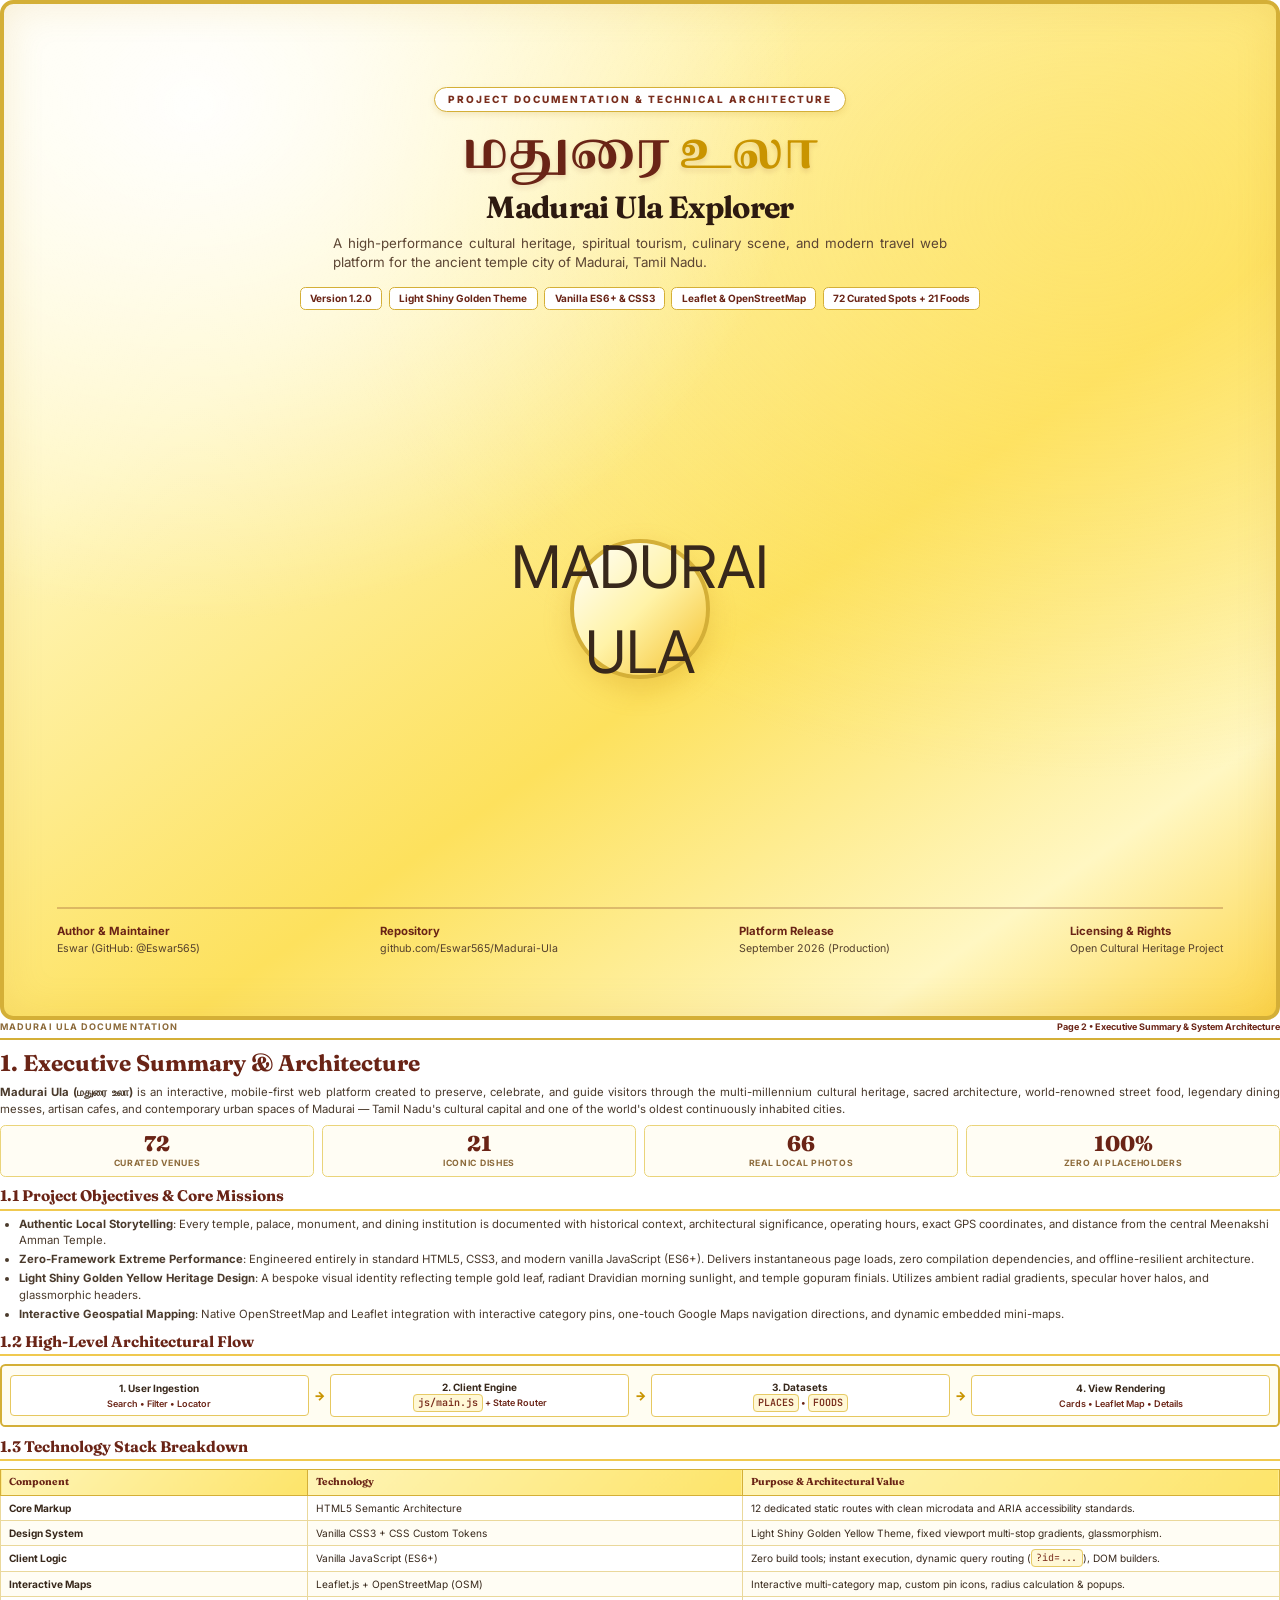
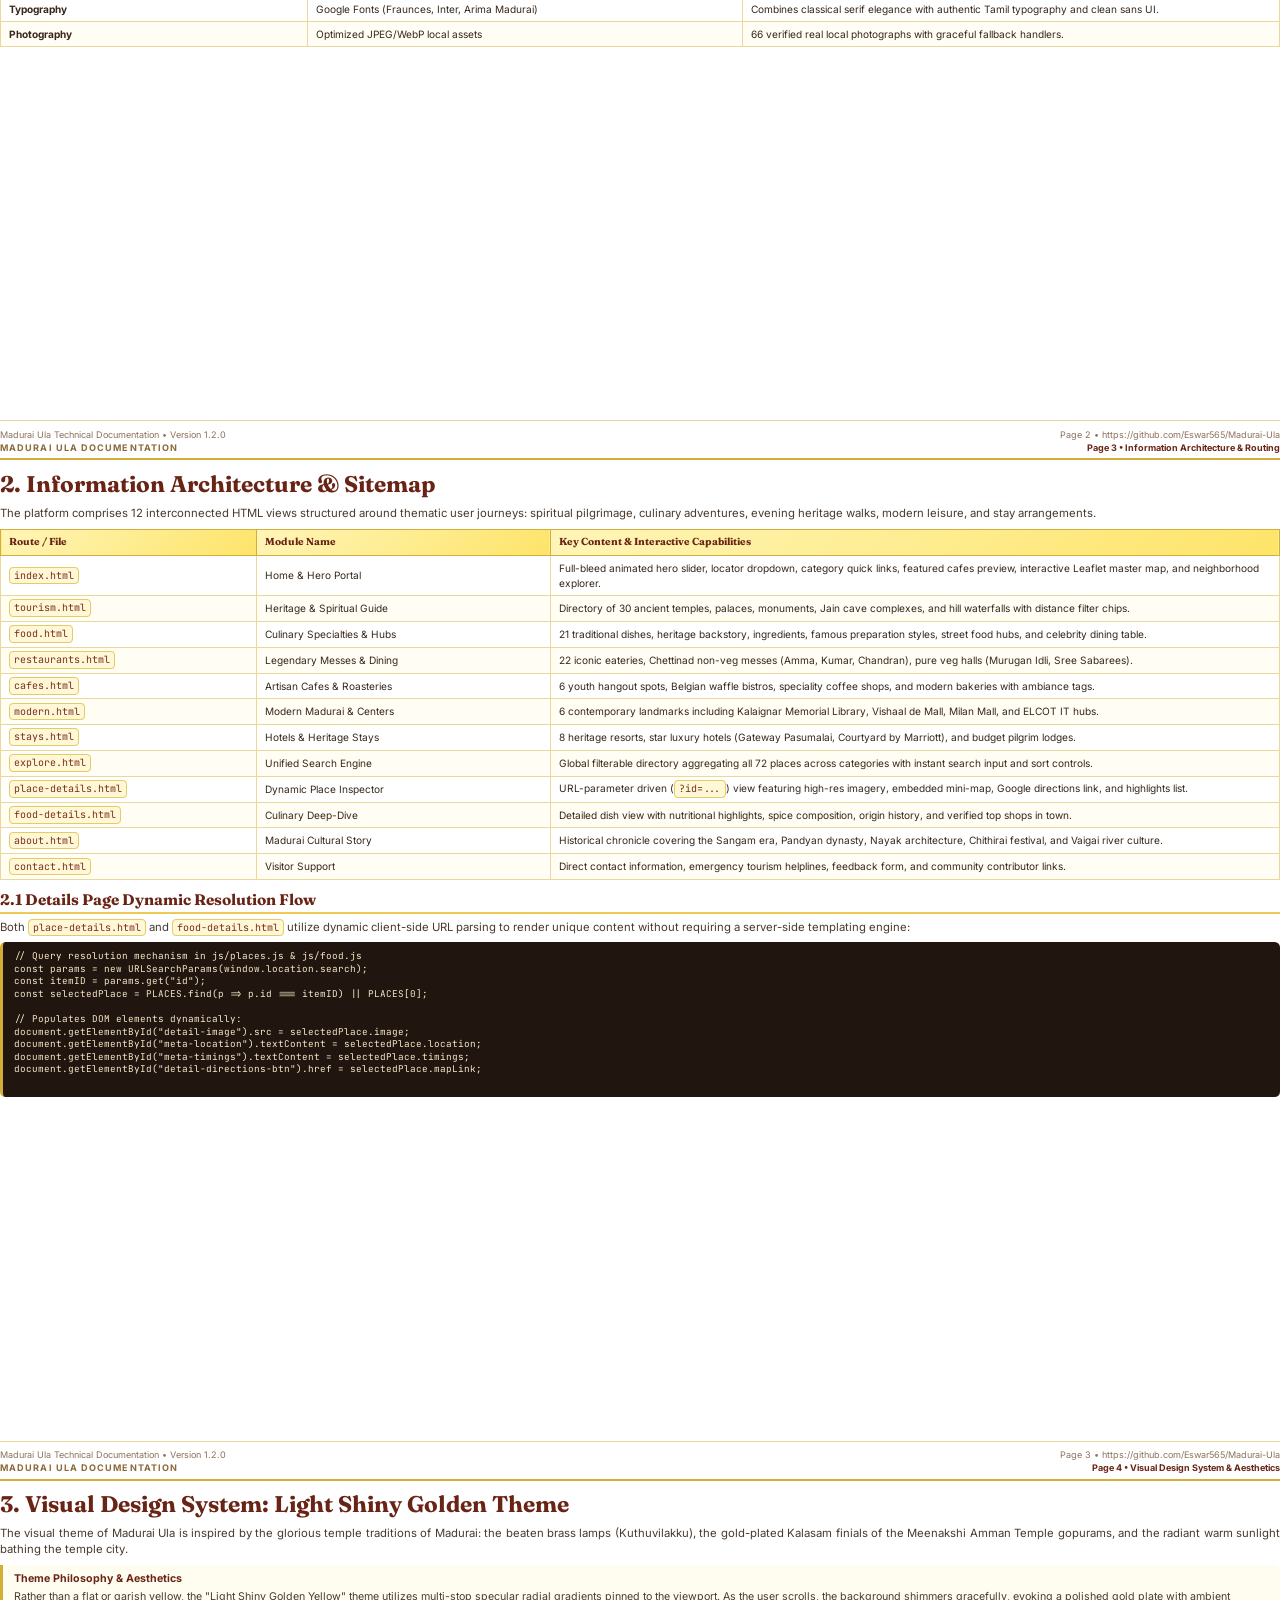
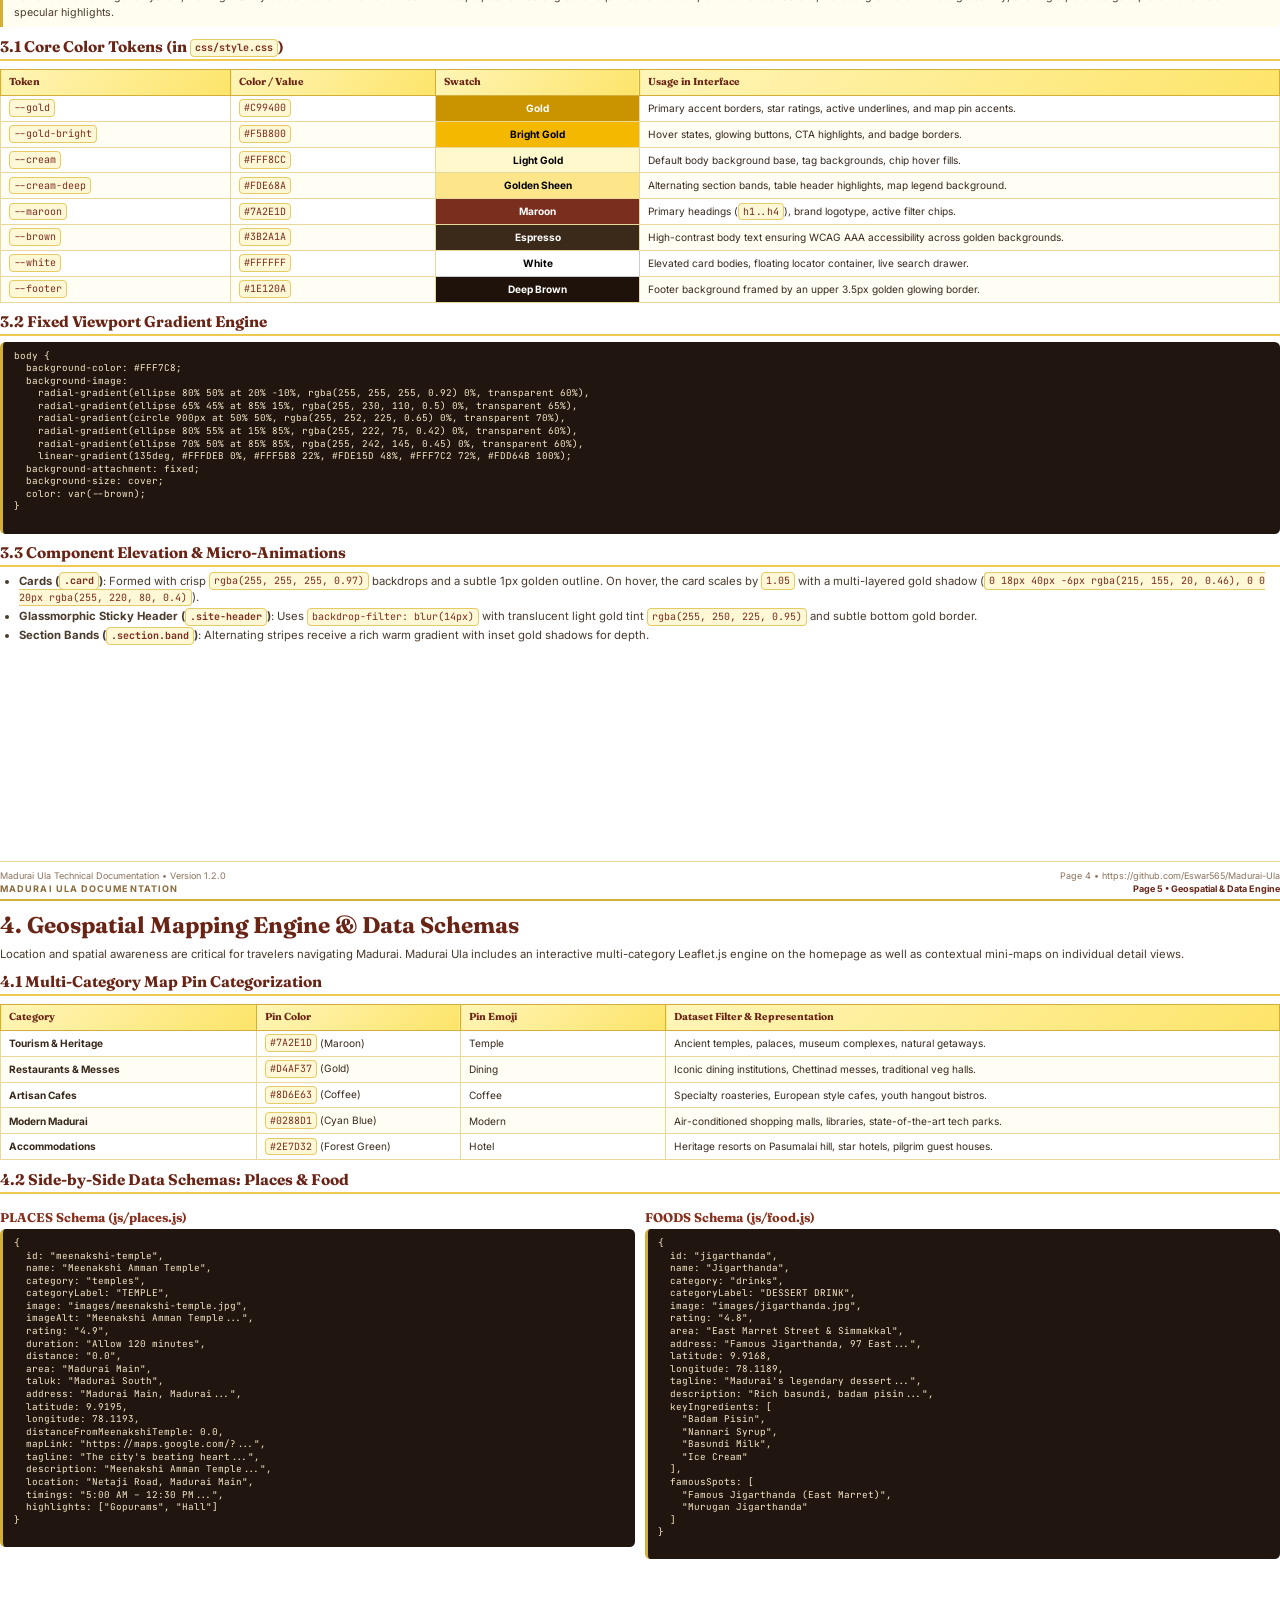
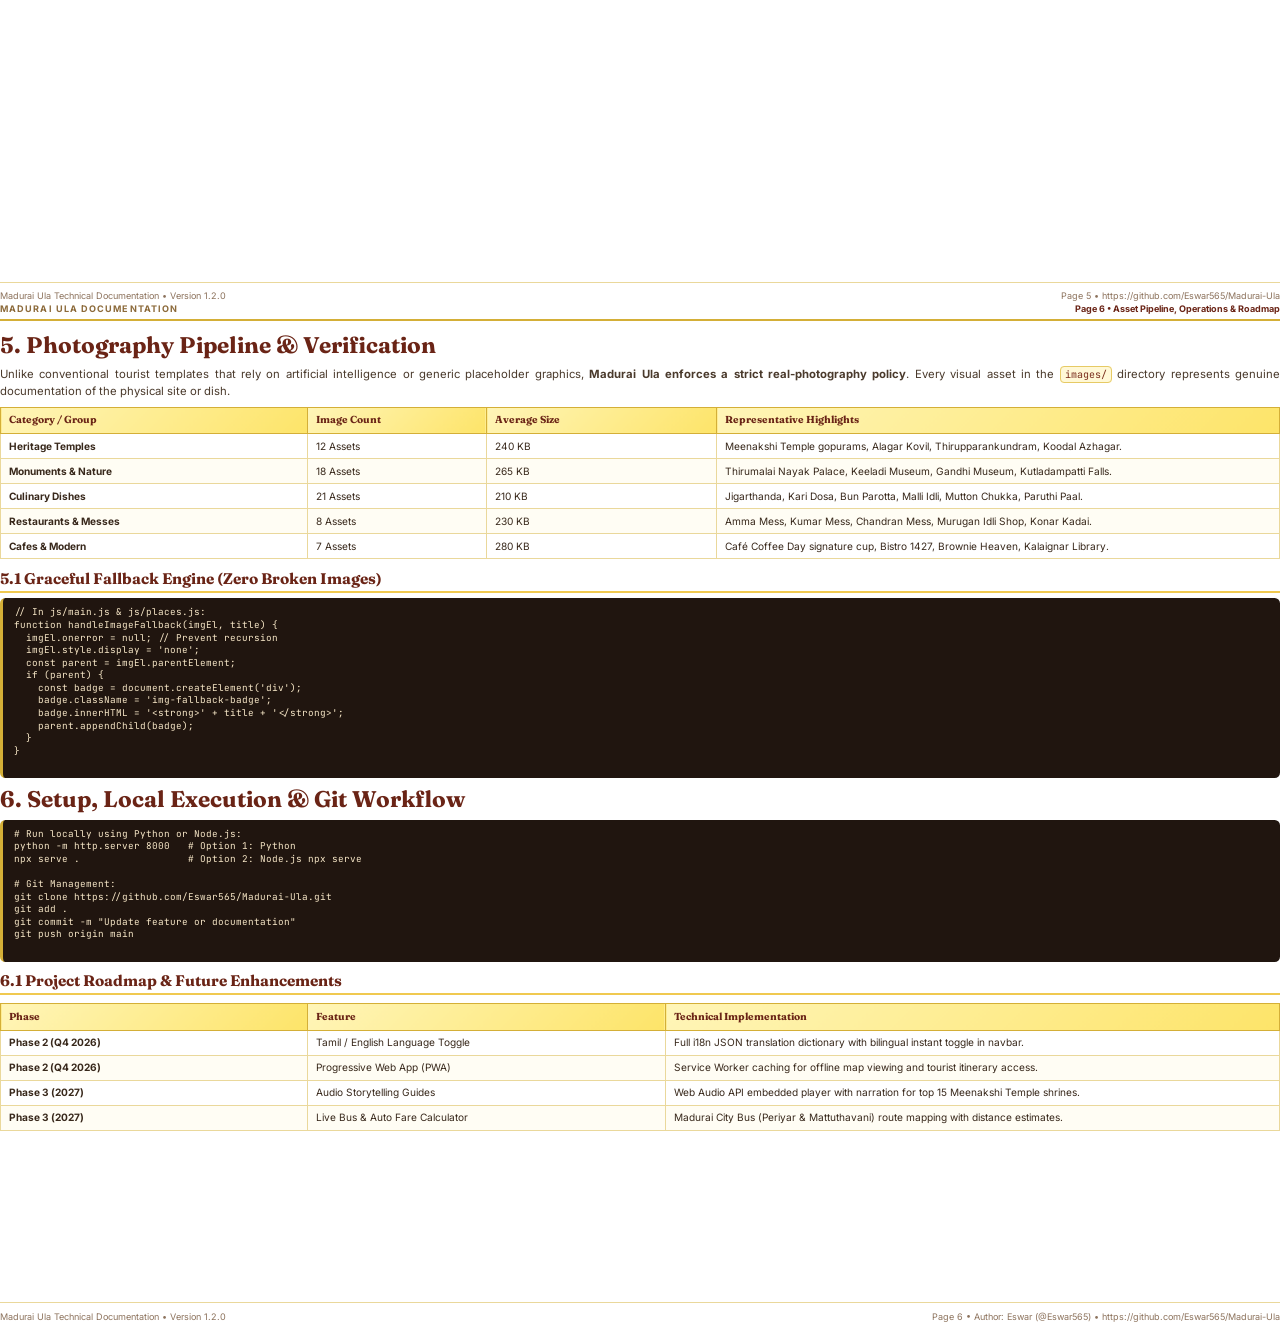
<file: documentation.html>
<!DOCTYPE html>
<html lang="en">
<head>
  <meta charset="UTF-8">
  <title>Madurai Ula — Project Documentation</title>
  <style>
    @import url('https://fonts.googleapis.com/css2?family=Fraunces:ital,opsz,wght@0,9..144,500;0,9..144,600;0,9..144,700;0,9..144,800;1,9..144,600&family=Inter:wght@300;400;500;600;700;800&family=JetBrains+Mono:wght@400;600&family=Arima+Madurai:wght@700;800&display=swap');

    @page {
      size: A4 portrait;
      margin: 12mm 13mm 12mm 13mm;
    }

    * {
      box-sizing: border-box;
      margin: 0;
      padding: 0;
    }

    body {
      font-family: 'Inter', -apple-system, BlinkMacSystemFont, 'Segoe UI', Roboto, sans-serif;
      font-size: 8.5pt;
      line-height: 1.45;
      color: #38281B;
      background: #FFFFFF;
      -webkit-font-smoothing: antialiased;
      print-color-adjust: exact;
      -webkit-print-color-adjust: exact;
    }

    .page {
      page-break-after: always;
      break-after: page;
      height: 270mm;
      box-sizing: border-box;
      display: flex;
      flex-direction: column;
      justify-content: space-between;
    }

    .page:last-child {
      page-break-after: avoid;
      break-after: avoid;
    }

    h1, h2, h3, h4 {
      font-family: 'Fraunces', Georgia, serif;
      color: #6A2416;
      font-weight: 700;
      line-height: 1.2;
    }

    h1 { font-size: 17pt; margin-bottom: 5pt; color: #6A2416; }
    h2 { font-size: 11.5pt; margin-top: 8pt; margin-bottom: 4pt; padding-bottom: 2pt; border-bottom: 1.5pt solid #F0C950; }
    h3 { font-size: 9.5pt; margin-top: 6pt; margin-bottom: 3pt; color: #872E1B; }

    p {
      margin-bottom: 5pt;
      text-align: justify;
      color: #4A3A2C;
    }

    ul, ol {
      margin-left: 14pt;
      margin-bottom: 6pt;
      color: #4A3A2C;
    }

    li {
      margin-bottom: 2pt;
    }

    code {
      font-family: 'JetBrains Mono', Consolas, monospace;
      font-size: 7.5pt;
      background: #FFF8D6;
      color: #7A2E1D;
      padding: 1pt 3pt;
      border-radius: 3pt;
      border: 0.5pt solid #E6CA65;
    }

    pre {
      font-family: 'JetBrains Mono', Consolas, monospace;
      font-size: 7pt;
      background: #20150F;
      color: #F8E8C8;
      padding: 6pt 8pt;
      border-radius: 4pt;
      margin-bottom: 6pt;
      overflow-x: auto;
      line-height: 1.35;
      border-left: 2.5pt solid #D4AF37;
    }

    /* Cover Page */
    .cover {
      height: 270mm;
      box-sizing: border-box;
      display: flex;
      flex-direction: column;
      justify-content: space-between;
      padding: 22mm 14mm 16mm 14mm;
      background: 
        radial-gradient(ellipse at 15% 10%, rgba(255, 255, 255, 0.95) 0%, transparent 40%),
        radial-gradient(ellipse at 85% 20%, rgba(255, 228, 110, 0.5) 0%, transparent 50%),
        linear-gradient(145deg, #FFFDEB 0%, #FFF5B8 28%, #FDE15D 60%, #FFF7C2 85%, #FDD64B 100%);
      border: 3pt solid #D4AF37;
      border-radius: 10pt;
      box-shadow: inset 0 0 30pt rgba(200, 140, 20, 0.15);
      page-break-after: always;
      break-after: page;
    }

    .cover-top {
      text-align: center;
    }

    .cover-tagline {
      display: inline-block;
      font-size: 7.5pt;
      letter-spacing: 0.2em;
      text-transform: uppercase;
      font-weight: 800;
      color: #7A2E1D;
      background: #FFFFFF;
      padding: 3pt 10pt;
      border-radius: 999pt;
      border: 1pt solid #D4AF37;
      box-shadow: 0 2pt 5pt rgba(180, 125, 15, 0.15);
      margin-bottom: 12pt;
    }

    .cover-tamil {
      font-family: 'Arima Madurai', cursive;
      font-size: 38pt;
      font-weight: 800;
      color: #6A2416;
      line-height: 1.1;
      margin-bottom: 4pt;
      text-shadow: 0 2pt 4pt rgba(122, 46, 29, 0.15);
    }

    .cover-tamil em {
      font-style: normal;
      color: #C99400;
    }

    .cover-title {
      font-size: 23pt;
      color: #2D1A10;
      letter-spacing: -0.02em;
      margin-bottom: 6pt;
    }

    .cover-subtitle {
      font-size: 10pt;
      color: #5C4533;
      max-width: 460pt;
      margin: 0 auto;
      line-height: 1.5;
    }

    .cover-badge-row {
      display: flex;
      justify-content: center;
      gap: 5pt;
      margin-top: 10pt;
      flex-wrap: wrap;
    }

    .cover-badge {
      font-size: 7.5pt;
      font-weight: 700;
      padding: 2.5pt 7pt;
      border-radius: 4pt;
      background: #FFFFFF;
      color: #6A2416;
      border: 1pt solid #D4AF37;
    }

    .cover-center {
      text-align: center;
      margin: 12pt 0;
    }

    .cover-graphic {
      width: 105pt;
      height: 105pt;
      margin: 0 auto;
      border-radius: 50%;
      background: linear-gradient(135deg, #FFFFFF 0%, #FFF3A8 50%, #F5C02A 100%);
      border: 3pt solid #D4AF37;
      display: flex;
      align-items: center;
      justify-content: center;
      font-size: 44pt;
      box-shadow: 0 8pt 20pt rgba(200, 140, 20, 0.28);
    }

    .cover-bottom {
      border-top: 1.5pt solid rgba(122, 46, 29, 0.25);
      padding-top: 10pt;
      display: flex;
      justify-content: space-between;
      font-size: 8pt;
      color: #55402D;
    }

    .cover-meta-col strong {
      display: block;
      color: #6A2416;
      font-size: 8.5pt;
      margin-bottom: 1pt;
    }

    .callout {
      background: #FFFDF0;
      border-left: 2.5pt solid #D4AF37;
      border-radius: 0 4pt 4pt 0;
      padding: 5pt 8pt;
      margin-bottom: 6pt;
      font-size: 8pt;
      color: #4A3A2C;
    }

    .callout-title {
      font-weight: 700;
      color: #6A2416;
      margin-bottom: 2pt;
      display: flex;
      align-items: center;
      gap: 3pt;
    }

    .metric-grid {
      display: grid;
      grid-template-columns: repeat(4, 1fr);
      gap: 6pt;
      margin: 6pt 0;
    }

    .metric-card {
      background: #FFFDF4;
      border: 1pt solid #EAD47A;
      border-radius: 4pt;
      padding: 5pt;
      text-align: center;
    }

    .metric-num {
      font-family: 'Fraunces', serif;
      font-size: 16pt;
      font-weight: 800;
      color: #6A2416;
      line-height: 1;
    }

    .metric-label {
      font-size: 6.5pt;
      font-weight: 700;
      letter-spacing: 0.08em;
      text-transform: uppercase;
      color: #8C6A3A;
      margin-top: 2pt;
    }

    table {
      width: 100%;
      border-collapse: collapse;
      margin: 6pt 0 8pt;
      font-size: 7.6pt;
    }

    th {
      background: linear-gradient(135deg, #FFF5B8 0%, #FDE469 100%);
      color: #6A2416;
      font-family: 'Fraunces', Georgia, serif;
      font-weight: 700;
      text-align: left;
      padding: 4pt 6pt;
      border: 1pt solid #D4AF37;
    }

    td {
      padding: 3.5pt 6pt;
      border: 1pt solid #EAD89B;
      color: #38281B;
      vertical-align: middle;
    }

    tr:nth-child(even) td { background: #FFFDF4; }
    tr:nth-child(odd) td { background: #FFFFFF; }

    .section-header-bar {
      display: flex;
      align-items: center;
      justify-content: space-between;
      border-bottom: 1.5pt solid #D4AF37;
      padding-bottom: 3pt;
      margin-bottom: 8pt;
    }

    .section-header-bar span {
      font-size: 6.8pt;
      font-weight: 700;
      letter-spacing: 0.12em;
      text-transform: uppercase;
      color: #8C6A3A;
    }

    .section-header-bar em {
      font-style: normal;
      font-size: 6.8pt;
      color: #6A2416;
      font-weight: 700;
    }

    .flow-box {
      background: #FFFDF2;
      border: 1.5pt solid #D4AF37;
      border-radius: 4pt;
      padding: 6pt;
      margin: 6pt 0;
    }

    .flow-steps {
      display: flex;
      align-items: center;
      justify-content: space-between;
      gap: 4pt;
    }

    .flow-step {
      flex: 1;
      background: #FFFFFF;
      border: 1pt solid #E6C860;
      border-radius: 3pt;
      padding: 4pt 3pt;
      text-align: center;
      font-size: 6.8pt;
      font-weight: 600;
      color: #6A2416;
    }

    .flow-step strong {
      display: block;
      font-size: 7.5pt;
      color: #38281B;
      margin-bottom: 1pt;
    }

    .flow-arrow {
      color: #C99400;
      font-weight: 900;
      font-size: 9pt;
    }

    .two-col-grid {
      display: grid;
      grid-template-columns: 1fr 1fr;
      gap: 7pt;
      margin: 6pt 0;
    }

    .doc-footer {
      margin-top: auto;
      padding-top: 5pt;
      border-top: 0.75pt solid #EAD89B;
      display: flex;
      justify-content: space-between;
      font-size: 6.8pt;
      color: #8C725C;
    }
  </style>
</head>
<body>

  <!-- ================= PAGE 1: COVER ================= -->
  <div class="cover">
    <div class="cover-top">
      <div class="cover-tagline">Project Documentation & Technical Architecture</div>
      <div class="cover-tamil">மதுரை <em>உலா</em></div>
      <h1 class="cover-title">Madurai Ula Explorer</h1>
      <p class="cover-subtitle">
        A high-performance cultural heritage, spiritual tourism, culinary scene, and modern travel web platform for the ancient temple city of Madurai, Tamil Nadu.
      </p>
      <div class="cover-badge-row">
        <span class="cover-badge">Version 1.2.0</span>
        <span class="cover-badge">Light Shiny Golden Theme</span>
        <span class="cover-badge">Vanilla ES6+ & CSS3</span>
        <span class="cover-badge">Leaflet & OpenStreetMap</span>
        <span class="cover-badge">72 Curated Spots + 21 Foods</span>
      </div>
    </div>

    <div class="cover-center">
      <div class="cover-graphic">MADURAI ULA</div>
    </div>

    <div class="cover-bottom">
      <div class="cover-meta-col">
        <strong>Author & Maintainer</strong>
        Eswar (GitHub: @Eswar565)
      </div>
      <div class="cover-meta-col">
        <strong>Repository</strong>
        github.com/Eswar565/Madurai-Ula
      </div>
      <div class="cover-meta-col">
        <strong>Platform Release</strong>
        September 2026 (Production)
      </div>
      <div class="cover-meta-col">
        <strong>Licensing & Rights</strong>
        Open Cultural Heritage Project
      </div>
    </div>
  </div>

  <!-- ================= PAGE 2: EXECUTIVE SUMMARY & TECH STACK ================= -->
  <div class="page">
    <div>
      <div class="section-header-bar">
        <span>Madurai Ula Documentation</span>
        <em>Page 2 &bull; Executive Summary & System Architecture</em>
      </div>

      <h1>1. Executive Summary & Architecture</h1>

      <p>
        <strong>Madurai Ula (மதுரை உலா)</strong> is an interactive, mobile-first web platform created to preserve, celebrate, and guide visitors through the multi-millennium cultural heritage, sacred architecture, world-renowned street food, legendary dining messes, artisan cafes, and contemporary urban spaces of Madurai — Tamil Nadu's cultural capital and one of the world's oldest continuously inhabited cities.
      </p>

      <div class="metric-grid">
        <div class="metric-card">
          <div class="metric-num">72</div>
          <div class="metric-label">Curated Venues</div>
        </div>
        <div class="metric-card">
          <div class="metric-num">21</div>
          <div class="metric-label">Iconic Dishes</div>
        </div>
        <div class="metric-card">
          <div class="metric-num">66</div>
          <div class="metric-label">Real Local Photos</div>
        </div>
        <div class="metric-card">
          <div class="metric-num">100%</div>
          <div class="metric-label">Zero AI Placeholders</div>
        </div>
      </div>

      <h2>1.1 Project Objectives & Core Missions</h2>
      <ul>
        <li><strong>Authentic Local Storytelling</strong>: Every temple, palace, monument, and dining institution is documented with historical context, architectural significance, operating hours, exact GPS coordinates, and distance from the central Meenakshi Amman Temple.</li>
        <li><strong>Zero-Framework Extreme Performance</strong>: Engineered entirely in standard HTML5, CSS3, and modern vanilla JavaScript (ES6+). Delivers instantaneous page loads, zero compilation dependencies, and offline-resilient architecture.</li>
        <li><strong>Light Shiny Golden Yellow Heritage Design</strong>: A bespoke visual identity reflecting temple gold leaf, radiant Dravidian morning sunlight, and temple gopuram finials. Utilizes ambient radial gradients, specular hover halos, and glassmorphic headers.</li>
        <li><strong>Interactive Geospatial Mapping</strong>: Native OpenStreetMap and Leaflet integration with interactive category pins, one-touch Google Maps navigation directions, and dynamic embedded mini-maps.</li>
      </ul>

      <h2>1.2 High-Level Architectural Flow</h2>
      <div class="flow-box">
        <div class="flow-steps">
          <div class="flow-step">
            <strong>1. User Ingestion</strong>
            Search &bull; Filter &bull; Locator
          </div>
          <div class="flow-arrow">&rarr;</div>
          <div class="flow-step">
            <strong>2. Client Engine</strong>
            <code>js/main.js</code> + State Router
          </div>
          <div class="flow-arrow">&rarr;</div>
          <div class="flow-step">
            <strong>3. Datasets</strong>
            <code>PLACES</code> &bull; <code>FOODS</code>
          </div>
          <div class="flow-arrow">&rarr;</div>
          <div class="flow-step">
            <strong>4. View Rendering</strong>
            Cards &bull; Leaflet Map &bull; Details
          </div>
        </div>
      </div>

      <h2>1.3 Technology Stack Breakdown</h2>
      <table>
        <thead>
          <tr>
            <th style="width:24%;">Component</th>
            <th style="width:34%;">Technology</th>
            <th style="width:42%;">Purpose & Architectural Value</th>
          </tr>
        </thead>
        <tbody>
          <tr>
            <td><strong>Core Markup</strong></td>
            <td>HTML5 Semantic Architecture</td>
            <td>12 dedicated static routes with clean microdata and ARIA accessibility standards.</td>
          </tr>
          <tr>
            <td><strong>Design System</strong></td>
            <td>Vanilla CSS3 + CSS Custom Tokens</td>
            <td>Light Shiny Golden Yellow Theme, fixed viewport multi-stop gradients, glassmorphism.</td>
          </tr>
          <tr>
            <td><strong>Client Logic</strong></td>
            <td>Vanilla JavaScript (ES6+)</td>
            <td>Zero build tools; instant execution, dynamic query routing (<code>?id=...</code>), DOM builders.</td>
          </tr>
          <tr>
            <td><strong>Interactive Maps</strong></td>
            <td>Leaflet.js + OpenStreetMap (OSM)</td>
            <td>Interactive multi-category map, custom pin icons, radius calculation & popups.</td>
          </tr>
          <tr>
            <td><strong>Typography</strong></td>
            <td>Google Fonts (Fraunces, Inter, Arima Madurai)</td>
            <td>Combines classical serif elegance with authentic Tamil typography and clean sans UI.</td>
          </tr>
          <tr>
            <td><strong>Photography</strong></td>
            <td>Optimized JPEG/WebP local assets</td>
            <td>66 verified real local photographs with graceful fallback handlers.</td>
          </tr>
        </tbody>
      </table>
    </div>

    <div class="doc-footer">
      <span>Madurai Ula Technical Documentation &bull; Version 1.2.0</span>
      <span>Page 2 &bull; https://github.com/Eswar565/Madurai-Ula</span>
    </div>
  </div>

  <!-- ================= PAGE 3: SITEMAP & INFORMATION ARCHITECTURE ================= -->
  <div class="page">
    <div>
      <div class="section-header-bar">
        <span>Madurai Ula Documentation</span>
        <em>Page 3 &bull; Information Architecture & Routing</em>
      </div>

      <h1>2. Information Architecture & Sitemap</h1>

      <p>
        The platform comprises 12 interconnected HTML views structured around thematic user journeys: spiritual pilgrimage, culinary adventures, evening heritage walks, modern leisure, and stay arrangements.
      </p>

      <table>
        <thead>
          <tr>
            <th style="width:20%;">Route / File</th>
            <th style="width:23%;">Module Name</th>
            <th style="width:57%;">Key Content & Interactive Capabilities</th>
          </tr>
        </thead>
        <tbody>
          <tr>
            <td><code>index.html</code></td>
            <td>Home & Hero Portal</td>
            <td>Full-bleed animated hero slider, locator dropdown, category quick links, featured cafes preview, interactive Leaflet master map, and neighborhood explorer.</td>
          </tr>
          <tr>
            <td><code>tourism.html</code></td>
            <td>Heritage & Spiritual Guide</td>
            <td>Directory of 30 ancient temples, palaces, monuments, Jain cave complexes, and hill waterfalls with distance filter chips.</td>
          </tr>
          <tr>
            <td><code>food.html</code></td>
            <td>Culinary Specialties & Hubs</td>
            <td>21 traditional dishes, heritage backstory, ingredients, famous preparation styles, street food hubs, and celebrity dining table.</td>
          </tr>
          <tr>
            <td><code>restaurants.html</code></td>
            <td>Legendary Messes & Dining</td>
            <td>22 iconic eateries, Chettinad non-veg messes (Amma, Kumar, Chandran), pure veg halls (Murugan Idli, Sree Sabarees).</td>
          </tr>
          <tr>
            <td><code>cafes.html</code></td>
            <td>Artisan Cafes & Roasteries</td>
            <td>6 youth hangout spots, Belgian waffle bistros, speciality coffee shops, and modern bakeries with ambiance tags.</td>
          </tr>
          <tr>
            <td><code>modern.html</code></td>
            <td>Modern Madurai & Centers</td>
            <td>6 contemporary landmarks including Kalaignar Memorial Library, Vishaal de Mall, Milan Mall, and ELCOT IT hubs.</td>
          </tr>
          <tr>
            <td><code>stays.html</code></td>
            <td>Hotels & Heritage Stays</td>
            <td>8 heritage resorts, star luxury hotels (Gateway Pasumalai, Courtyard by Marriott), and budget pilgrim lodges.</td>
          </tr>
          <tr>
            <td><code>explore.html</code></td>
            <td>Unified Search Engine</td>
            <td>Global filterable directory aggregating all 72 places across categories with instant search input and sort controls.</td>
          </tr>
          <tr>
            <td><code>place-details.html</code></td>
            <td>Dynamic Place Inspector</td>
            <td>URL-parameter driven (<code>?id=...</code>) view featuring high-res imagery, embedded mini-map, Google directions link, and highlights list.</td>
          </tr>
          <tr>
            <td><code>food-details.html</code></td>
            <td>Culinary Deep-Dive</td>
            <td>Detailed dish view with nutritional highlights, spice composition, origin history, and verified top shops in town.</td>
          </tr>
          <tr>
            <td><code>about.html</code></td>
            <td>Madurai Cultural Story</td>
            <td>Historical chronicle covering the Sangam era, Pandyan dynasty, Nayak architecture, Chithirai festival, and Vaigai river culture.</td>
          </tr>
          <tr>
            <td><code>contact.html</code></td>
            <td>Visitor Support</td>
            <td>Direct contact information, emergency tourism helplines, feedback form, and community contributor links.</td>
          </tr>
        </tbody>
      </table>

      <h2>2.1 Details Page Dynamic Resolution Flow</h2>
      <p>
        Both <code>place-details.html</code> and <code>food-details.html</code> utilize dynamic client-side URL parsing to render unique content without requiring a server-side templating engine:
      </p>
      <pre>
// Query resolution mechanism in js/places.js & js/food.js
const params = new URLSearchParams(window.location.search);
const itemID = params.get("id");
const selectedPlace = PLACES.find(p => p.id === itemID) || PLACES[0];

// Populates DOM elements dynamically:
document.getElementById("detail-image").src = selectedPlace.image;
document.getElementById("meta-location").textContent = selectedPlace.location;
document.getElementById("meta-timings").textContent = selectedPlace.timings;
document.getElementById("detail-directions-btn").href = selectedPlace.mapLink;
      </pre>
    </div>

    <div class="doc-footer">
      <span>Madurai Ula Technical Documentation &bull; Version 1.2.0</span>
      <span>Page 3 &bull; https://github.com/Eswar565/Madurai-Ula</span>
    </div>
  </div>

  <!-- ================= PAGE 4: VISUAL DESIGN SYSTEM ================= -->
  <div class="page">
    <div>
      <div class="section-header-bar">
        <span>Madurai Ula Documentation</span>
        <em>Page 4 &bull; Visual Design System & Aesthetics</em>
      </div>

      <h1>3. Visual Design System: Light Shiny Golden Theme</h1>

      <p>
        The visual theme of Madurai Ula is inspired by the glorious temple traditions of Madurai: the beaten brass lamps (Kuthuvilakku), the gold-plated Kalasam finials of the Meenakshi Amman Temple gopurams, and the radiant warm sunlight bathing the temple city.
      </p>

      <div class="callout">
        <div class="callout-title">Theme Philosophy & Aesthetics</div>
        Rather than a flat or garish yellow, the "Light Shiny Golden Yellow" theme utilizes multi-stop specular radial gradients pinned to the viewport. As the user scrolls, the background shimmers gracefully, evoking a polished gold plate with ambient specular highlights.
      </div>

      <h2>3.1 Core Color Tokens (in <code>css/style.css</code>)</h2>
      <table>
        <thead>
          <tr>
            <th style="width:18%;">Token</th>
            <th style="width:16%;">Color / Value</th>
            <th style="width:16%;">Swatch</th>
            <th style="width:50%;">Usage in Interface</th>
          </tr>
        </thead>
        <tbody>
          <tr>
            <td><code>--gold</code></td>
            <td><code>#C99400</code></td>
            <td style="background:#C99400; color:#fff; text-align:center; font-weight:700;">Gold</td>
            <td>Primary accent borders, star ratings, active underlines, and map pin accents.</td>
          </tr>
          <tr>
            <td><code>--gold-bright</code></td>
            <td><code>#F5B800</code></td>
            <td style="background:#F5B800; color:#000; text-align:center; font-weight:700;">Bright Gold</td>
            <td>Hover states, glowing buttons, CTA highlights, and badge borders.</td>
          </tr>
          <tr>
            <td><code>--cream</code></td>
            <td><code>#FFF8CC</code></td>
            <td style="background:#FFF8CC; color:#000; text-align:center; font-weight:700;">Light Gold</td>
            <td>Default body background base, tag backgrounds, chip hover fills.</td>
          </tr>
          <tr>
            <td><code>--cream-deep</code></td>
            <td><code>#FDE68A</code></td>
            <td style="background:#FDE68A; color:#000; text-align:center; font-weight:700;">Golden Sheen</td>
            <td>Alternating section bands, table header highlights, map legend background.</td>
          </tr>
          <tr>
            <td><code>--maroon</code></td>
            <td><code>#7A2E1D</code></td>
            <td style="background:#7A2E1D; color:#fff; text-align:center; font-weight:700;">Maroon</td>
            <td>Primary headings (<code>h1..h4</code>), brand logotype, active filter chips.</td>
          </tr>
          <tr>
            <td><code>--brown</code></td>
            <td><code>#3B2A1A</code></td>
            <td style="background:#3B2A1A; color:#fff; text-align:center; font-weight:700;">Espresso</td>
            <td>High-contrast body text ensuring WCAG AAA accessibility across golden backgrounds.</td>
          </tr>
          <tr>
            <td><code>--white</code></td>
            <td><code>#FFFFFF</code></td>
            <td style="background:#FFFFFF; color:#000; text-align:center; font-weight:700; border:1px solid #ccc;">White</td>
            <td>Elevated card bodies, floating locator container, live search drawer.</td>
          </tr>
          <tr>
            <td><code>--footer</code></td>
            <td><code>#1E120A</code></td>
            <td style="background:#1E120A; color:#fff; text-align:center; font-weight:700;">Deep Brown</td>
            <td>Footer background framed by an upper 3.5px golden glowing border.</td>
          </tr>
        </tbody>
      </table>

      <h2>3.2 Fixed Viewport Gradient Engine</h2>
      <pre>
body {
  background-color: #FFF7C8;
  background-image: 
    radial-gradient(ellipse 80% 50% at 20% -10%, rgba(255, 255, 255, 0.92) 0%, transparent 60%),
    radial-gradient(ellipse 65% 45% at 85% 15%, rgba(255, 230, 110, 0.5) 0%, transparent 65%),
    radial-gradient(circle 900px at 50% 50%, rgba(255, 252, 225, 0.65) 0%, transparent 70%),
    radial-gradient(ellipse 80% 55% at 15% 85%, rgba(255, 222, 75, 0.42) 0%, transparent 60%),
    radial-gradient(ellipse 70% 50% at 85% 85%, rgba(255, 242, 145, 0.45) 0%, transparent 60%),
    linear-gradient(135deg, #FFFDEB 0%, #FFF5B8 22%, #FDE15D 48%, #FFF7C2 72%, #FDD64B 100%);
  background-attachment: fixed;
  background-size: cover;
  color: var(--brown);
}
      </pre>

      <h2>3.3 Component Elevation & Micro-Animations</h2>
      <ul>
        <li><strong>Cards (<code>.card</code>)</strong>: Formed with crisp <code>rgba(255, 255, 255, 0.97)</code> backdrops and a subtle 1px golden outline. On hover, the card scales by <code>1.05</code> with a multi-layered gold shadow (<code>0 18px 40px -6px rgba(215, 155, 20, 0.46), 0 0 20px rgba(255, 220, 80, 0.4)</code>).</li>
        <li><strong>Glassmorphic Sticky Header (<code>.site-header</code>)</strong>: Uses <code>backdrop-filter: blur(14px)</code> with translucent light gold tint <code>rgba(255, 250, 225, 0.95)</code> and subtle bottom gold border.</li>
        <li><strong>Section Bands (<code>.section.band</code>)</strong>: Alternating stripes receive a rich warm gradient with inset gold shadows for depth.</li>
      </ul>
    </div>

    <div class="doc-footer">
      <span>Madurai Ula Technical Documentation &bull; Version 1.2.0</span>
      <span>Page 4 &bull; https://github.com/Eswar565/Madurai-Ula</span>
    </div>
  </div>

  <!-- ================= PAGE 5: GEOSPATIAL MAP ENGINE & DATA SCHEMAS ================= -->
  <div class="page">
    <div>
      <div class="section-header-bar">
        <span>Madurai Ula Documentation</span>
        <em>Page 5 &bull; Geospatial & Data Engine</em>
      </div>

      <h1>4. Geospatial Mapping Engine & Data Schemas</h1>

      <p>
        Location and spatial awareness are critical for travelers navigating Madurai. Madurai Ula includes an interactive multi-category Leaflet.js engine on the homepage as well as contextual mini-maps on individual detail views.
      </p>

      <h2>4.1 Multi-Category Map Pin Categorization</h2>
      <table>
        <thead>
          <tr>
            <th style="width:20%;">Category</th>
            <th style="width:16%;">Pin Color</th>
            <th style="width:16%;">Pin Emoji</th>
            <th style="width:48%;">Dataset Filter & Representation</th>
          </tr>
        </thead>
        <tbody>
          <tr>
            <td><strong>Tourism & Heritage</strong></td>
            <td><code>#7A2E1D</code> (Maroon)</td>
            <td>Temple</td>
            <td>Ancient temples, palaces, museum complexes, natural getaways.</td>
          </tr>
          <tr>
            <td><strong>Restaurants & Messes</strong></td>
            <td><code>#D4AF37</code> (Gold)</td>
            <td>Dining</td>
            <td>Iconic dining institutions, Chettinad messes, traditional veg halls.</td>
          </tr>
          <tr>
            <td><strong>Artisan Cafes</strong></td>
            <td><code>#8D6E63</code> (Coffee)</td>
            <td>Coffee</td>
            <td>Specialty roasteries, European style cafes, youth hangout bistros.</td>
          </tr>
          <tr>
            <td><strong>Modern Madurai</strong></td>
            <td><code>#0288D1</code> (Cyan Blue)</td>
            <td>Modern</td>
            <td>Air-conditioned shopping malls, libraries, state-of-the-art tech parks.</td>
          </tr>
          <tr>
            <td><strong>Accommodations</strong></td>
            <td><code>#2E7D32</code> (Forest Green)</td>
            <td>Hotel</td>
            <td>Heritage resorts on Pasumalai hill, star hotels, pilgrim guest houses.</td>
          </tr>
        </tbody>
      </table>

      <h2>4.2 Side-by-Side Data Schemas: Places & Food</h2>
      <div class="two-col-grid">
        <div>
          <h3>PLACES Schema (js/places.js)</h3>
          <pre>
{
  id: "meenakshi-temple",
  name: "Meenakshi Amman Temple",
  category: "temples",
  categoryLabel: "TEMPLE",
  image: "images/meenakshi-temple.jpg",
  imageAlt: "Meenakshi Amman Temple...",
  rating: "4.9",
  duration: "Allow 120 minutes",
  distance: "0.0",
  area: "Madurai Main",
  taluk: "Madurai South",
  address: "Madurai Main, Madurai...",
  latitude: 9.9195,
  longitude: 78.1193,
  distanceFromMeenakshiTemple: 0.0,
  mapLink: "https://maps.google.com/?...",
  tagline: "The city's beating heart...",
  description: "Meenakshi Amman Temple...",
  location: "Netaji Road, Madurai Main",
  timings: "5:00 AM – 12:30 PM...",
  highlights: ["Gopurams", "Hall"]
}
          </pre>
        </div>
        <div>
          <h3>FOODS Schema (js/food.js)</h3>
          <pre>
{
  id: "jigarthanda",
  name: "Jigarthanda",
  category: "drinks",
  categoryLabel: "DESSERT DRINK",
  image: "images/jigarthanda.jpg",
  rating: "4.8",
  area: "East Marret Street & Simmakkal",
  address: "Famous Jigarthanda, 97 East...",
  latitude: 9.9168,
  longitude: 78.1189,
  tagline: "Madurai's legendary dessert...",
  description: "Rich basundi, badam pisin...",
  keyIngredients: [
    "Badam Pisin",
    "Nannari Syrup",
    "Basundi Milk",
    "Ice Cream"
  ],
  famousSpots: [
    "Famous Jigarthanda (East Marret)",
    "Murugan Jigarthanda"
  ]
}
          </pre>
        </div>
      </div>
    </div>

    <div class="doc-footer">
      <span>Madurai Ula Technical Documentation &bull; Version 1.2.0</span>
      <span>Page 5 &bull; https://github.com/Eswar565/Madurai-Ula</span>
    </div>
  </div>

  <!-- ================= PAGE 6: ASSETS, OPERATIONS & ROADMAP ================= -->
  <div class="page">
    <div>
      <div class="section-header-bar">
        <span>Madurai Ula Documentation</span>
        <em>Page 6 &bull; Asset Pipeline, Operations & Roadmap</em>
      </div>

      <h1>5. Photography Pipeline & Verification</h1>

      <p>
        Unlike conventional tourist templates that rely on artificial intelligence or generic placeholder graphics, <strong>Madurai Ula enforces a strict real-photography policy</strong>. Every visual asset in the <code>images/</code> directory represents genuine documentation of the physical site or dish.
      </p>

      <table>
        <thead>
          <tr>
            <th style="width:24%;">Category / Group</th>
            <th style="width:14%;">Image Count</th>
            <th style="width:18%;">Average Size</th>
            <th style="width:44%;">Representative Highlights</th>
          </tr>
        </thead>
        <tbody>
          <tr>
            <td><strong>Heritage Temples</strong></td>
            <td>12 Assets</td>
            <td>240 KB</td>
            <td>Meenakshi Temple gopurams, Alagar Kovil, Thirupparankundram, Koodal Azhagar.</td>
          </tr>
          <tr>
            <td><strong>Monuments & Nature</strong></td>
            <td>18 Assets</td>
            <td>265 KB</td>
            <td>Thirumalai Nayak Palace, Keeladi Museum, Gandhi Museum, Kutladampatti Falls.</td>
          </tr>
          <tr>
            <td><strong>Culinary Dishes</strong></td>
            <td>21 Assets</td>
            <td>210 KB</td>
            <td>Jigarthanda, Kari Dosa, Bun Parotta, Malli Idli, Mutton Chukka, Paruthi Paal.</td>
          </tr>
          <tr>
            <td><strong>Restaurants & Messes</strong></td>
            <td>8 Assets</td>
            <td>230 KB</td>
            <td>Amma Mess, Kumar Mess, Chandran Mess, Murugan Idli Shop, Konar Kadai.</td>
          </tr>
          <tr>
            <td><strong>Cafes & Modern</strong></td>
            <td>7 Assets</td>
            <td>280 KB</td>
            <td>Café Coffee Day signature cup, Bistro 1427, Brownie Heaven, Kalaignar Library.</td>
          </tr>
        </tbody>
      </table>

      <h2>5.1 Graceful Fallback Engine (Zero Broken Images)</h2>
      <pre>
// In js/main.js & js/places.js:
function handleImageFallback(imgEl, title) {
  imgEl.onerror = null; // Prevent recursion
  imgEl.style.display = 'none';
  const parent = imgEl.parentElement;
  if (parent) {
    const badge = document.createElement('div');
    badge.className = 'img-fallback-badge';
    badge.innerHTML = '&lt;strong&gt;' + title + '&lt;/strong&gt;';
    parent.appendChild(badge);
  }
}
      </pre>

      <h1>6. Setup, Local Execution & Git Workflow</h1>
      <pre>
# Run locally using Python or Node.js:
python -m http.server 8000   # Option 1: Python
npx serve .                  # Option 2: Node.js npx serve

# Git Management:
git clone https://github.com/Eswar565/Madurai-Ula.git
git add .
git commit -m "Update feature or documentation"
git push origin main
      </pre>

      <h2>6.1 Project Roadmap & Future Enhancements</h2>
      <table>
        <thead>
          <tr>
            <th style="width:24%;">Phase</th>
            <th style="width:28%;">Feature</th>
            <th style="width:48%;">Technical Implementation</th>
          </tr>
        </thead>
        <tbody>
          <tr>
            <td><strong>Phase 2 (Q4 2026)</strong></td>
            <td>Tamil / English Language Toggle</td>
            <td>Full i18n JSON translation dictionary with bilingual instant toggle in navbar.</td>
          </tr>
          <tr>
            <td><strong>Phase 2 (Q4 2026)</strong></td>
            <td>Progressive Web App (PWA)</td>
            <td>Service Worker caching for offline map viewing and tourist itinerary access.</td>
          </tr>
          <tr>
            <td><strong>Phase 3 (2027)</strong></td>
            <td>Audio Storytelling Guides</td>
            <td>Web Audio API embedded player with narration for top 15 Meenakshi Temple shrines.</td>
          </tr>
          <tr>
            <td><strong>Phase 3 (2027)</strong></td>
            <td>Live Bus & Auto Fare Calculator</td>
            <td>Madurai City Bus (Periyar & Mattuthavani) route mapping with distance estimates.</td>
          </tr>
        </tbody>
      </table>
    </div>

    <div class="doc-footer">
      <span>Madurai Ula Technical Documentation &bull; Version 1.2.0</span>
      <span>Page 6 &bull; Author: Eswar (@Eswar565) &bull; https://github.com/Eswar565/Madurai-Ula</span>
    </div>
  </div>

</body>
</html>
</file>
